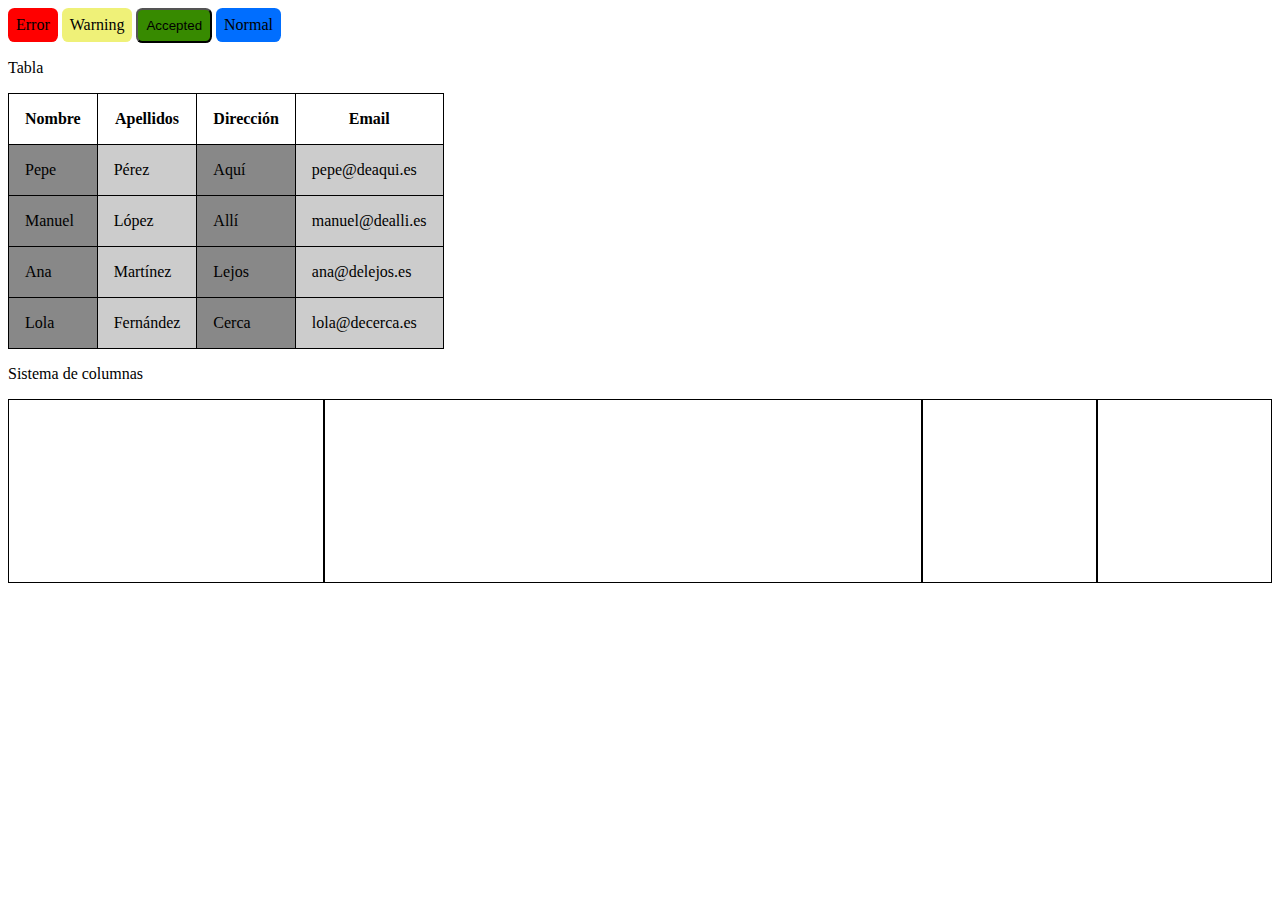
<file: Ejercicio2/index.html>
<!DOCTYPE html>
<html lang="en">
<head>
    <meta charset="UTF-8">
    <meta name="viewport" content="width=device-width, initial-scale=1.0">
    <meta http-equiv="X-UA-Compatible" content="ie=edge">
    <title>Ejercicio 7 / Estructuras de control y funciones</title>
    <link rel="stylesheet" type="text/css" href="css/styles.css" />
</head>
<body>
        <span class="btn btn-error">Error</span>
        <a class="btn btn-warning">Warning</a>
        <!-- Esto no funcionaria si no reseteo los estilos que ponen los navegadores-->
        <input type="button" class="btn btn-accepted" value="Accepted" />
        <div class="btn btn-normal">Normal</div>

        <p>Tabla</p>
        <table>
            <thead>
                <tr>
                    <th>Nombre</th>
                    <th>Apellidos</th>
                    <th>Dirección</th>
                    <th>Email</th>
                </tr>                
            </thead>
            <tbody>
                <tr>
                    <td>Pepe</td>
                    <td>Pérez</td>
                    <td>Aquí</td>
                    <td>pepe@deaqui.es</td>
                </tr>        <tr>
                    <td>Manuel</td>
                    <td>López</td>
                    <td>Allí</td>
                    <td>manuel@dealli.es</td>
                </tr>                <tr>
                    <td>Ana</td>
                    <td>Martínez</td>
                    <td>Lejos</td>
                    <td>ana@delejos.es</td>
                </tr>                <tr>
                    <td>Lola</td>
                    <td>Fernández</td>
                    <td>Cerca</td>
                    <td>lola@decerca.es</td>
                </tr>                        
            </tbody>
        </table>

        <p>Sistema de columnas</p>
        
        <section class="row">
            <div class="col-2"></div>
            <div class="col-4"></div>
            <div class="col-1"></div>
            <div class="col-1"></div>
        </section>
</body>
</html>
</file>
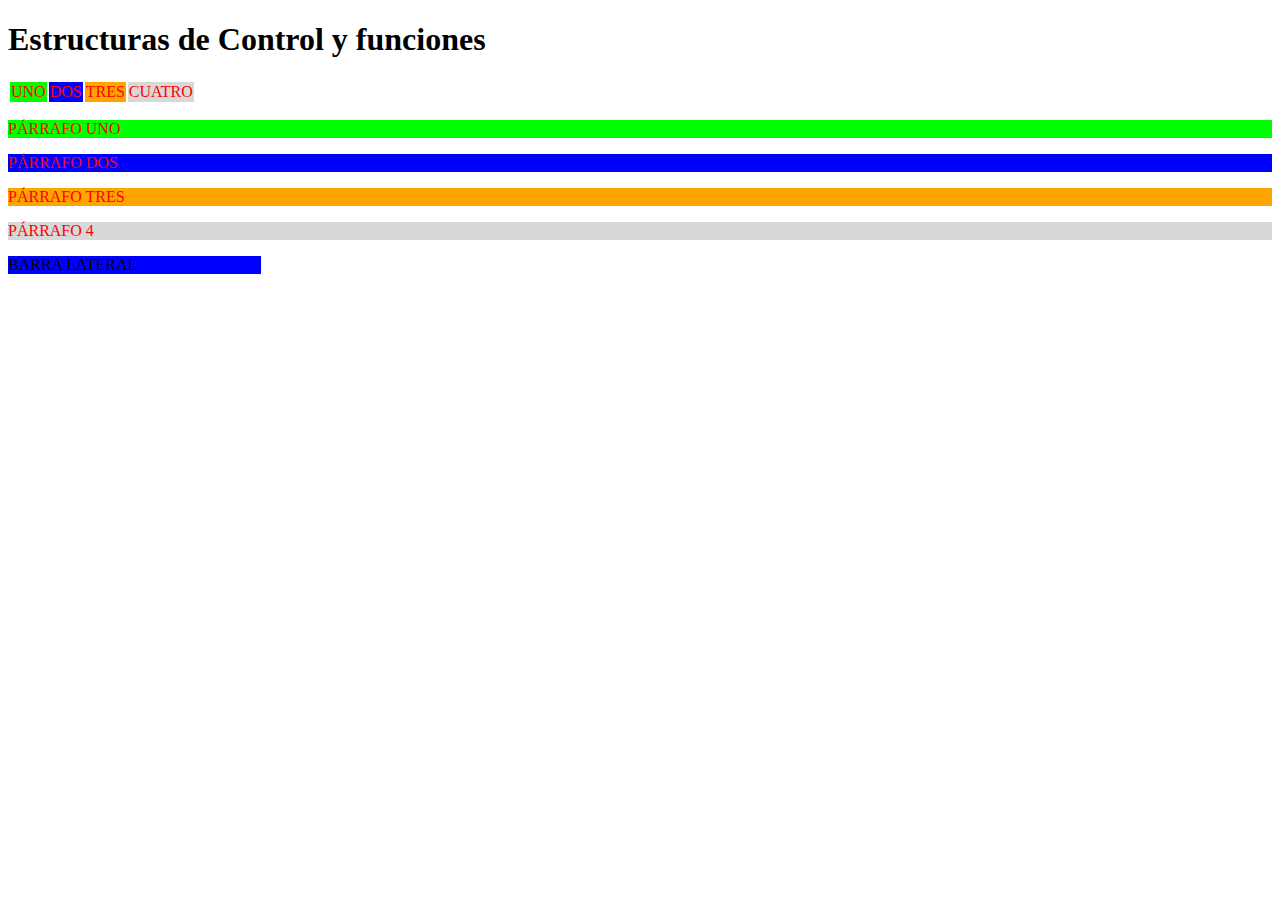
<file: Estructuras_de_Control_y_Funciones/index.html>
<!DOCTYPE html>
<html lang="en">
  <head>
    <meta charset="UTF-8" />
    <meta name="viewport" content="width=device-width, initial-scale=1.0" />
    <meta http-equiv="X-UA-Compatible" content="ie=edge" />
    <title>Estructuras de Control y Funciones</title>
    <link rel="stylesheet" href="css/styles.css" />
  </head>
  <body>
    <header>
      <h1>Estructuras de Control y funciones</h1>
    </header>
    <table>
      <tbody>
        <tr>
          <td>UNO</td>
          <td>DOS</td>
          <td>TRES</td>
          <td>CUATRO</td>
        </tr>
      </tbody>
    </table>

    <p>PÁRRAFO UNO</p>
    <p>PÁRRAFO DOS</p>
    <p>PÁRRAFO TRES</p>
    <p>PÁRRAFO 4</p>
    <section class="sidebar">
      BARRA LATERAL
    </section>
  </body>
</html>
</file>
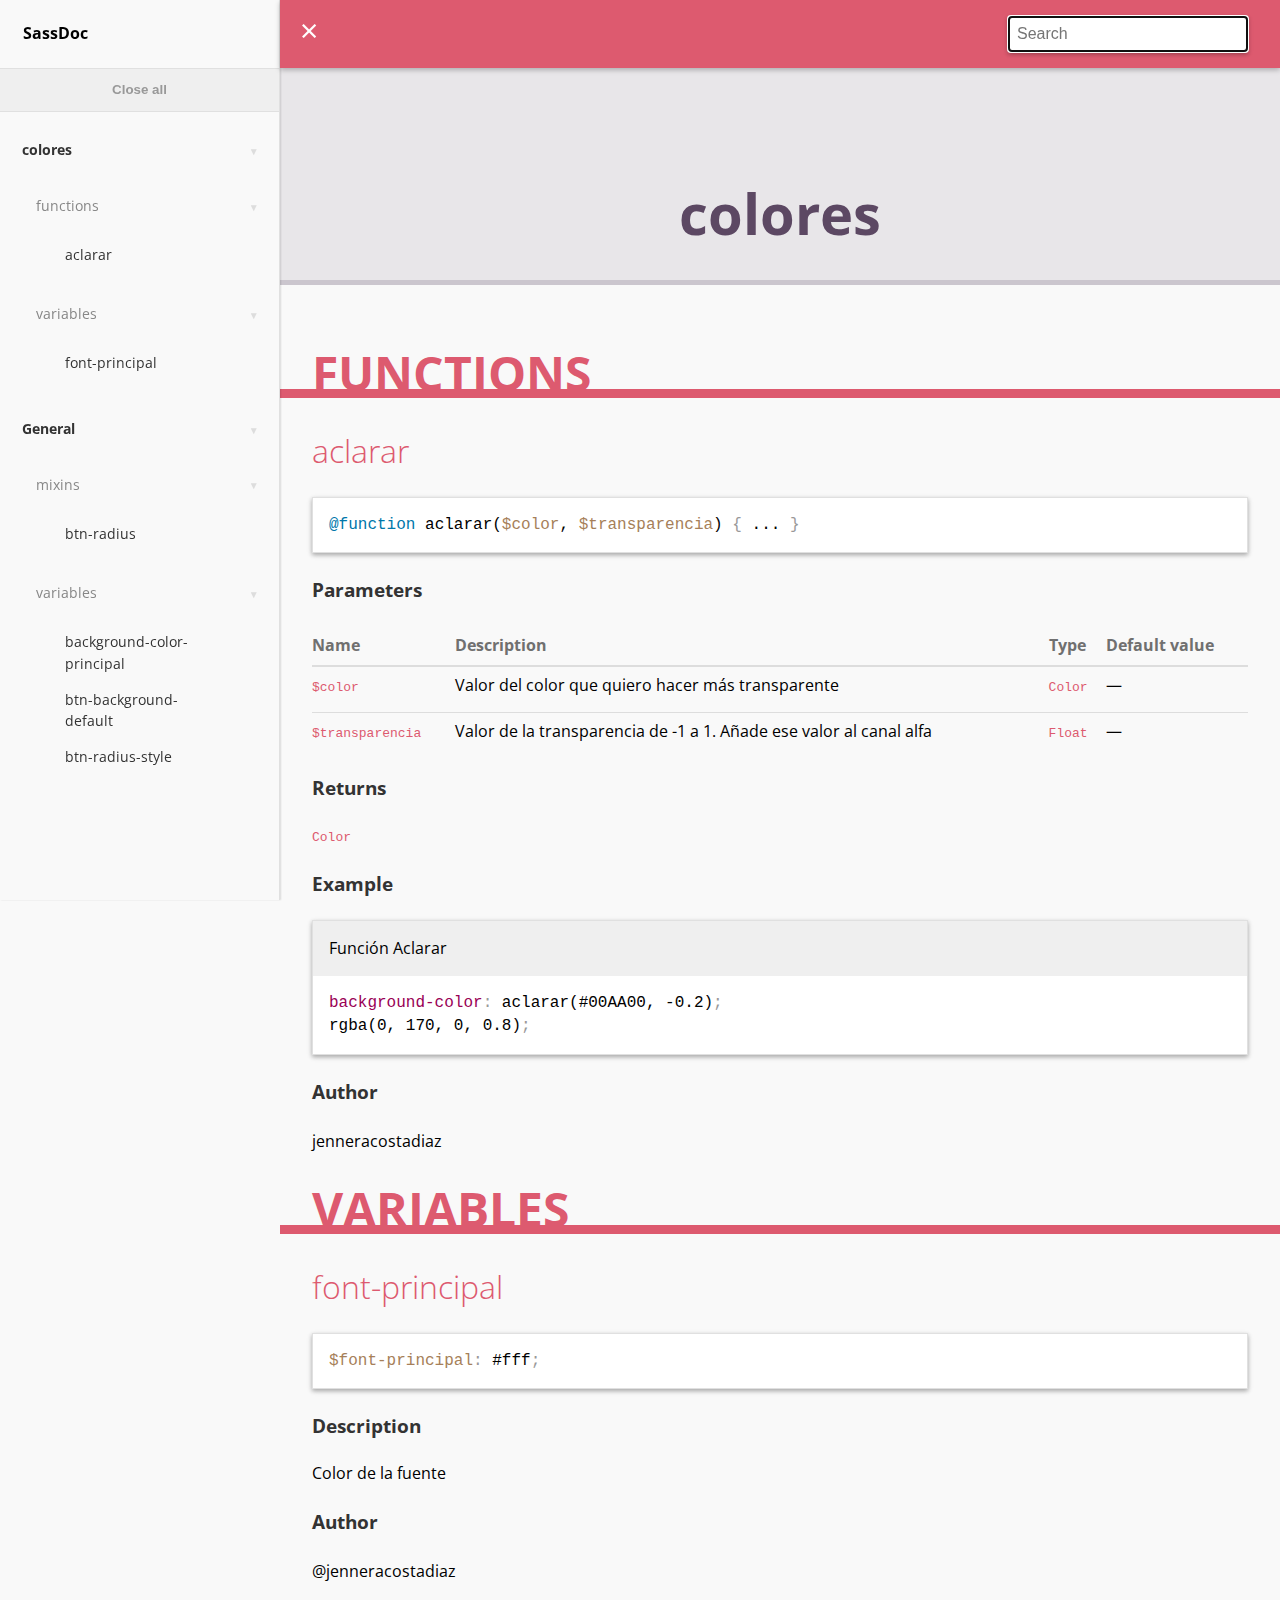
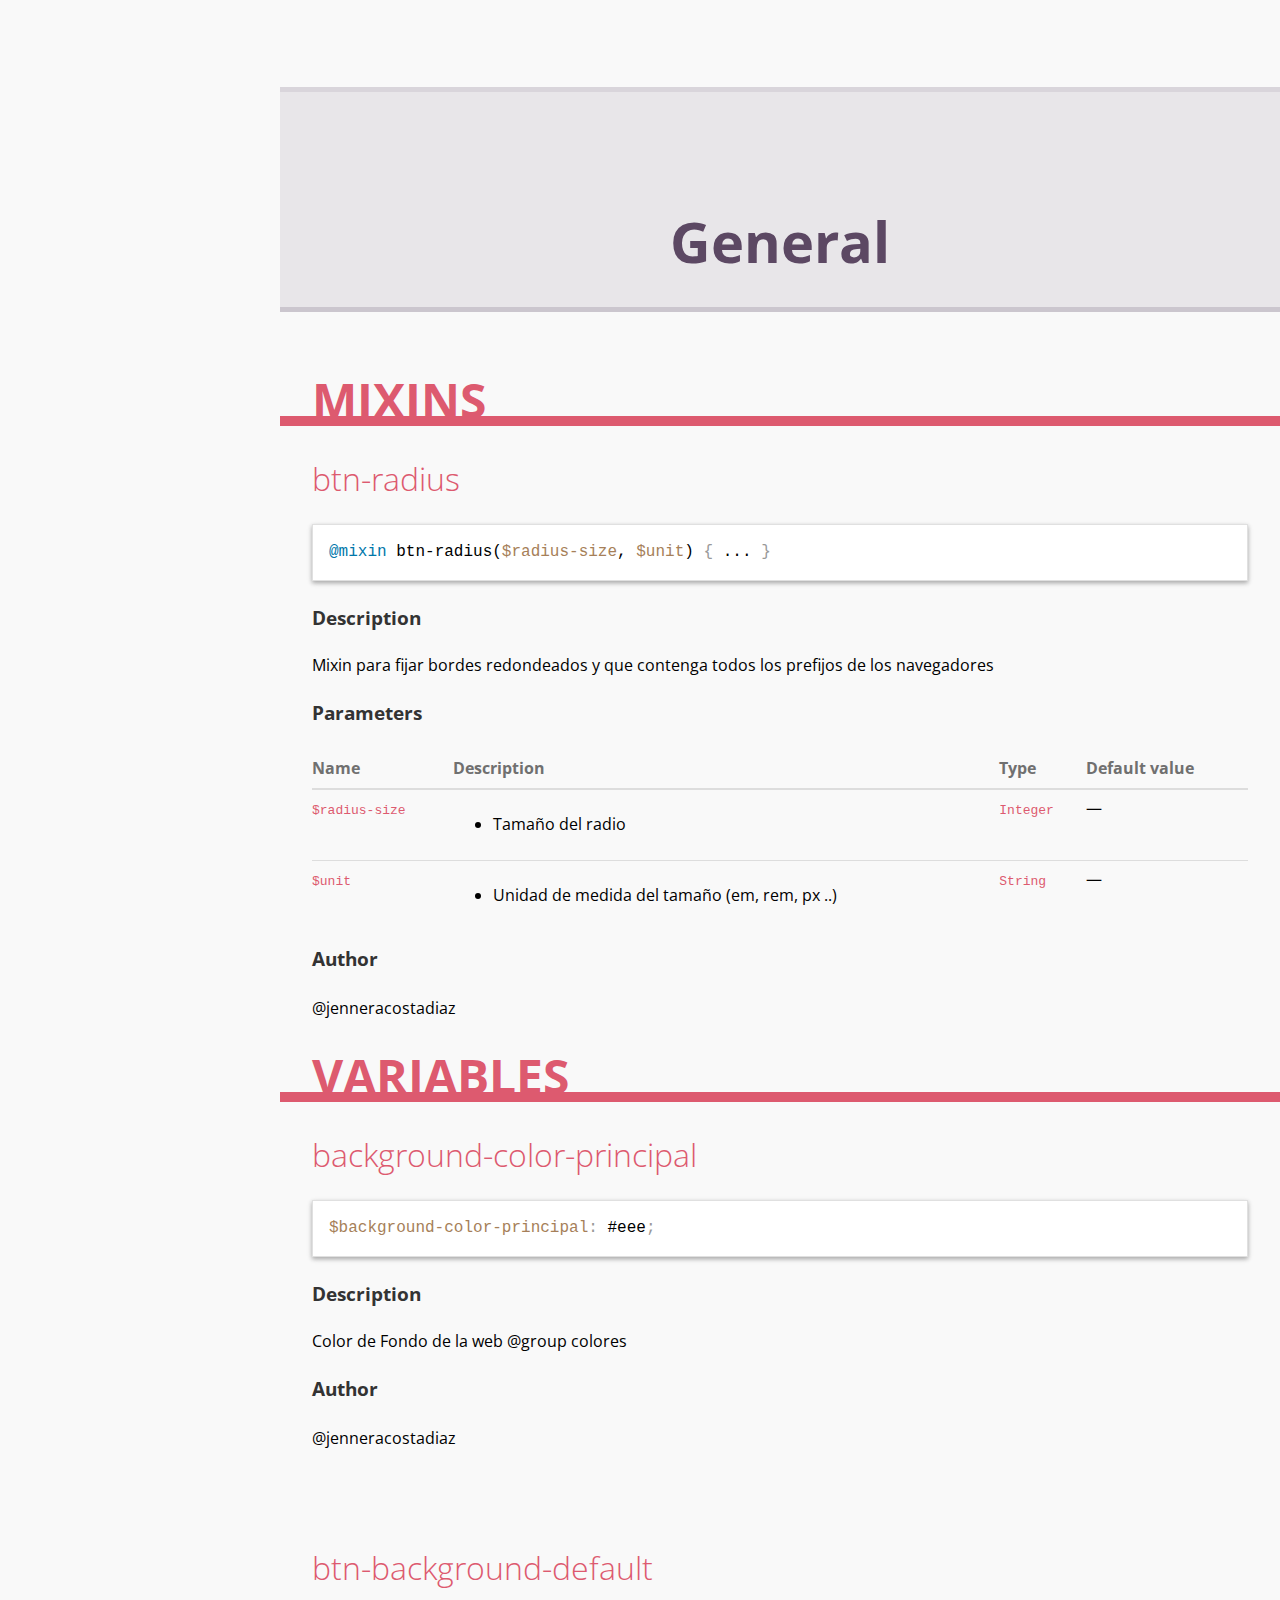
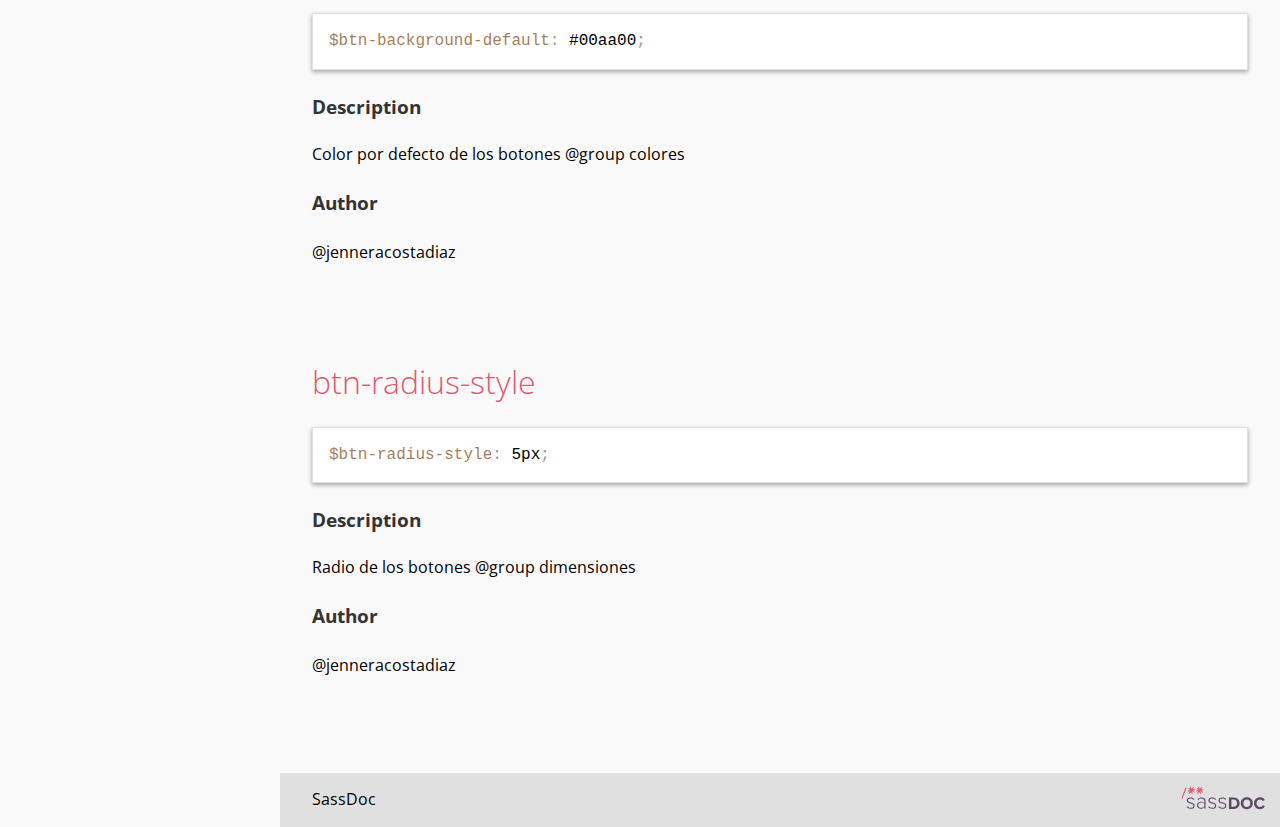
<file: Documentado/sassdoc/index.html>
<!doctype html><html lang="en"><head><meta charset="utf-8"><title>SassDoc</title><link rel="stylesheet" href="assets/css/main.css"><link href="https://fonts.googleapis.com/css?family=Open+Sans:400,500,700" rel="stylesheet" type="text/css"><meta name="viewport" content="width=device-width"><meta content="IE=edge, chrome=1" http-equiv="X-UA-Compatible"><!-- Open Graph tags --><meta property="og:title" content="SassDoc - SassDoc"><meta property="og:type" content="website"><meta property="og:description" content="Release the docs!"><!-- Thanks to Sass-lang.com for the icons --><link href="assets/images/favicon.png" rel="shortcut icon"></head><body><aside class="sidebar" role="nav"><div class="sidebar__header"><h1 class="sidebar__title">SassDoc</h1></div><div class="sidebar__body"><button type="button" class="btn-toggle js-btn-toggle" data-alt="Open all">Close all</button><p class="sidebar__item sidebar__item--heading" data-slug="colores"><a href="#colores">colores</a></p><div><p class="sidebar__item sidebar__item--sub-heading" data-slug="colores-function"><a href="#colores-function">functions</a></p><ul class="list-unstyled"><li class="sidebar__item sassdoc__item" data-group="colores" data-name="aclarar" data-type="function"><a href="#colores-function-aclarar">aclarar</a></li></ul><p class="sidebar__item sidebar__item--sub-heading" data-slug="colores-variable"><a href="#colores-variable">variables</a></p><ul class="list-unstyled"><li class="sidebar__item sassdoc__item" data-group="colores" data-name="font-principal" data-type="variable"><a href="#colores-variable-font-principal">font-principal</a></li></ul></div><p class="sidebar__item sidebar__item--heading" data-slug="undefined"><a href="#undefined">General</a></p><div><p class="sidebar__item sidebar__item--sub-heading" data-slug="undefined-mixin"><a href="#undefined-mixin">mixins</a></p><ul class="list-unstyled"><li class="sidebar__item sassdoc__item" data-group="undefined" data-name="btn-radius" data-type="mixin"><a href="#undefined-mixin-btn-radius">btn-radius</a></li></ul><p class="sidebar__item sidebar__item--sub-heading" data-slug="undefined-variable"><a href="#undefined-variable">variables</a></p><ul class="list-unstyled"><li class="sidebar__item sassdoc__item" data-group="undefined" data-name="background-color-principal" data-type="variable"><a href="#undefined-variable-background-color-principal">background-color-principal</a></li><li class="sidebar__item sassdoc__item" data-group="undefined" data-name="btn-background-default" data-type="variable"><a href="#undefined-variable-btn-background-default">btn-background-default</a></li><li class="sidebar__item sassdoc__item" data-group="undefined" data-name="btn-radius-style" data-type="variable"><a href="#undefined-variable-btn-radius-style">btn-radius-style</a></li></ul></div></div></aside><article class="main" role="main"><header class="header" role="banner"><div class="container"><div class="sassdoc__searchbar searchbar"><label for="js-search-input" class="visually-hidden">Search</label><div class="searchbar__form" id="js-search"><input name="search" type="search" class="searchbar__field" autocomplete="off" autofocus id="js-search-input" placeholder="Search"><ul class="searchbar__suggestions" id="js-search-suggestions"></ul></div></div></div></header><section class="main__section"><h1 class="main__heading" id="colores"><div class="container">colores</div></h1><section class="main__sub-section" id="colores-function"><h2 class="main__heading--secondary"><div class="container">functions</div></h2><section class="main__item container item" id="colores-function-aclarar"><h3 class="item__heading"><a class="item__name" href="#function-aclarar">aclarar</a></h3><div class="item__code-wrapper"><pre class="item__code item__code--togglable language-scss" data-current-state="collapsed" data-expanded="@function aclarar($color, $transparencia) { 
    @return adjust-color($color, $alpha: $transparencia);
 }" data-collapsed="@function aclarar($color, $transparencia) { ... }"><code>@function aclarar($color, $transparencia) { ... }</code></pre></div><h3 class="item__sub-heading">Parameters</h3><table class="item__parameters"><thead><tr><th scope="col"><span class="visually-hidden">parameter </span>Name</th><th scope="col"><span class="visually-hidden">parameter </span>Description</th><th scope="col"><span class="visually-hidden">parameter </span>Type</th><th scope="col"><span class="visually-hidden">parameter </span>Default value</th></tr></thead><tbody><tr class="item__parameter"><th scope="row" data-label="name"><code>$color</code></th><td data-label="desc"><p>Valor del color que quiero hacer más transparente</p></td><td data-label="type"><code>Color</code></td><td data-label="default">&mdash;<span class="visually-hidden"> none</span></td></tr><tr class="item__parameter"><th scope="row" data-label="name"><code>$transparencia</code></th><td data-label="desc"><p>Valor de la transparencia de -1 a 1. Añade ese valor al canal alfa</p></td><td data-label="type"><code>Float</code></td><td data-label="default">&mdash;<span class="visually-hidden"> none</span></td></tr></tbody></table><h3 class="item__sub-heading">Returns</h3><div class="item__description item__description--inline"><code>Color</code></div><h3 class="item__sub-heading">Example</h3><div class="item__example example"><div class="example__description"><p>Función Aclarar</p></div><pre class="example__code language-scss"><code>background-color: aclarar(#00AA00, -0.2);
rgba(0, 170, 0, 0.8);</code></pre></div><h3 class="item__sub-heading">Author</h3><ul class="list-unstyled"><li><p>jenneracostadiaz</p></li></ul></section></section><section class="main__sub-section" id="colores-variable"><h2 class="main__heading--secondary"><div class="container">variables</div></h2><section class="main__item container item" id="colores-variable-font-principal"><h3 class="item__heading"><a class="item__name" href="#variable-font-principal">font-principal</a></h3><div class="item__code-wrapper"><pre class="item__code language-scss"><code>$font-principal: #fff;</code></pre></div><h3 class="item__sub-heading">Description</h3><div class="item__description"><p>Color de la fuente</p></div><h3 class="item__sub-heading">Author</h3><ul class="list-unstyled"><li><p>@jenneracostadiaz</p></li></ul></section></section></section><section class="main__section"><h1 class="main__heading" id="undefined"><div class="container">General</div></h1><section class="main__sub-section" id="undefined-mixin"><h2 class="main__heading--secondary"><div class="container">mixins</div></h2><section class="main__item container item" id="undefined-mixin-btn-radius"><h3 class="item__heading"><a class="item__name" href="#mixin-btn-radius">btn-radius</a></h3><div class="item__code-wrapper"><pre class="item__code item__code--togglable language-scss" data-current-state="collapsed" data-expanded="@mixin btn-radius($radius-size, $unit) { 
    -moz-border-radius: #{$radius-size}#{$unit};
    -webkit-border-radius: #{$radius-size}#{$unit};
    border-radius: #{$radius-size}#{$unit};
 }" data-collapsed="@mixin btn-radius($radius-size, $unit) { ... }"><code>@mixin btn-radius($radius-size, $unit) { ... }</code></pre></div><h3 class="item__sub-heading">Description</h3><div class="item__description"><p>Mixin para fijar bordes redondeados y que contenga todos los prefijos de los navegadores</p></div><h3 class="item__sub-heading">Parameters</h3><table class="item__parameters"><thead><tr><th scope="col"><span class="visually-hidden">parameter </span>Name</th><th scope="col"><span class="visually-hidden">parameter </span>Description</th><th scope="col"><span class="visually-hidden">parameter </span>Type</th><th scope="col"><span class="visually-hidden">parameter </span>Default value</th></tr></thead><tbody><tr class="item__parameter"><th scope="row" data-label="name"><code>$radius-size</code></th><td data-label="desc"><ul><li>Tamaño del radio</li></ul></td><td data-label="type"><code>Integer</code></td><td data-label="default">&mdash;<span class="visually-hidden"> none</span></td></tr><tr class="item__parameter"><th scope="row" data-label="name"><code>$unit</code></th><td data-label="desc"><ul><li>Unidad de medida del tamaño (em, rem, px ..)</li></ul></td><td data-label="type"><code>String</code></td><td data-label="default">&mdash;<span class="visually-hidden"> none</span></td></tr></tbody></table><h3 class="item__sub-heading">Author</h3><ul class="list-unstyled"><li><p>@jenneracostadiaz</p></li></ul></section></section><section class="main__sub-section" id="undefined-variable"><h2 class="main__heading--secondary"><div class="container">variables</div></h2><section class="main__item container item" id="undefined-variable-background-color-principal"><h3 class="item__heading"><a class="item__name" href="#variable-background-color-principal">background-color-principal</a></h3><div class="item__code-wrapper"><pre class="item__code language-scss"><code>$background-color-principal: #eee;</code></pre></div><h3 class="item__sub-heading">Description</h3><div class="item__description"><p>Color de Fondo de la web @group colores</p></div><h3 class="item__sub-heading">Author</h3><ul class="list-unstyled"><li><p>@jenneracostadiaz</p></li></ul></section><section class="main__item container item" id="undefined-variable-btn-background-default"><h3 class="item__heading"><a class="item__name" href="#variable-btn-background-default">btn-background-default</a></h3><div class="item__code-wrapper"><pre class="item__code language-scss"><code>$btn-background-default: #00aa00;</code></pre></div><h3 class="item__sub-heading">Description</h3><div class="item__description"><p>Color por defecto de los botones @group colores</p></div><h3 class="item__sub-heading">Author</h3><ul class="list-unstyled"><li><p>@jenneracostadiaz</p></li></ul></section><section class="main__item container item" id="undefined-variable-btn-radius-style"><h3 class="item__heading"><a class="item__name" href="#variable-btn-radius-style">btn-radius-style</a></h3><div class="item__code-wrapper"><pre class="item__code language-scss"><code>$btn-radius-style: 5px;</code></pre></div><h3 class="item__sub-heading">Description</h3><div class="item__description"><p>Radio de los botones @group dimensiones</p></div><h3 class="item__sub-heading">Author</h3><ul class="list-unstyled"><li><p>@jenneracostadiaz</p></li></ul></section></section></section><footer class="footer" role="contentinfo"><div class="container"><div class="footer__project-info project-info"><!-- Name and URL --> <span class="project-info__name">SassDoc</span><!-- Version --><!-- License --></div><a class="footer__watermark" href="http://sassdoc.com"><img src="assets/images/logo_light_inline.svg" alt="SassDoc Logo"></a></div></footer></article><script src="https://ajax.googleapis.com/ajax/libs/jquery/2.1.1/jquery.min.js"></script><script>window.jQuery || document.write('<script src="assets/js/vendor/jquery.min.js"><\/script>')</script><script src="assets/js/main.min.js"></script></body></html>
</file>
<file: Ejercicio2/css/styles.css>
.btn {
  display: inline-block;
  text-align: center;
  text-decoration: none;
  border-radius: 0.4rem;
  padding: 0.5rem;
}
.btn:hover {
  box-shadow: 0.2rem 0.2rem #888;
}
.btn:active {
  background-color: orange;
  color: white;
}

.btn-error {
  background-color: #ff0000;
}

.btn-warning {
  background-color: #eff178;
}

.btn-accepted {
  background-color: #378a00;
}

.btn-normal {
  background-color: #006eff;
}

table {
  border-collapse: collapse;
}

th,
td {
  border: 1px solid black;
  padding: 1rem;
}

tbody tr td:nth-child(1) {
  background-color: #888888;
}

tbody tr td:nth-child(2) {
  background-color: #cccccc;
}

tbody tr td:nth-child(3) {
  background-color: #888888;
}

tbody tr td:nth-child(4) {
  background-color: #cccccc;
}

tbody tr td:nth-child(5) {
  background-color: #888888;
}

tbody tr td:nth-child(6) {
  background-color: #cccccc;
}

tbody tr td:nth-child(7) {
  background-color: #888888;
}

tbody tr td:nth-child(8) {
  background-color: #cccccc;
}

tbody tr td:nth-child(9) {
  background-color: #888888;
}

.row {
  display: flex;
  flex-direction: row;
}

.row > * {
  border: 1px solid black;
  height: 150px;
}

.row > .col-1 {
  padding: 1rem;
  width: 12.5%;
}

.row > .col-2 {
  padding: 1rem;
  width: 25%;
}

.row > .col-3 {
  padding: 1rem;
  width: 37.5%;
}

.row > .col-4 {
  padding: 1rem;
  width: 50%;
}

.row > .col-5 {
  padding: 1rem;
  width: 62.5%;
}

.row > .col-6 {
  padding: 1rem;
  width: 75%;
}

.row > .col-7 {
  padding: 1rem;
  width: 87.5%;
}

.row > .col-8 {
  padding: 1rem;
  width: 100%;
}

/*# sourceMappingURL=styles.css.map */
</file>
<file: Estructuras_de_Control_y_Funciones/css/styles.css>
header {
  background-color: #fff;
  color: #000;
}

td:nth-child(1) {
  color: #f00;
  background-color: #0f0;
}

td:nth-child(2) {
  color: #f00;
  background-color: #00f;
}

td:nth-child(3) {
  color: #f00;
  background-color: orange;
}

td:nth-child(4) {
  color: #f00;
  background-color: #d8d8d8;
}

p:nth-of-type(1) {
  color: #f00;
  background-color: #0f0;
}

p:nth-of-type(2) {
  color: #f00;
  background-color: #00f;
}

p:nth-of-type(3) {
  color: #f00;
  background-color: orange;
}

p:nth-of-type(4) {
  color: #f00;
  background-color: #d8d8d8;
}

.profile-pepe {
  background: image-url("img/pepe.png") no repeat;
}

.profile-lola {
  background: image-url("img/lola.png") no repeat;
}

.profile-manuel {
  background: image-url("img/manuel.png") no repeat;
}

.perfil-pepe {
  background: image-url("img/pepe.png") no repeat;
}

.perfil-lola {
  background: image-url("img/lola.png") no repeat;
}

.perfil-manuel {
  background: image-url("img/manuel.png") no repeat;
}

.sidebar {
  background-color: #00f;
  width: 20%;
}

/*# sourceMappingURL=styles.css.map */
</file>
<file: Documentado/sassdoc/assets/css/main.css>
.container:after,.header:after,.searchbar:after{content:"";display:table;clear:both}.visually-hidden{width:1px;height:1px;position:absolute;padding:0;margin:-1px;overflow:hidden;clip:rect(0 0 0 0);border:0}.sidebar__title{text-overflow:ellipsis;overflow:hidden;white-space:nowrap}code[class*='language-'],pre[class*='language-']{color:black;text-shadow:0 1px white;font-family:Consolas, Monaco, 'Andale Mono', monospace;direction:ltr;text-align:left;white-space:pre;word-spacing:normal;word-break:normal;-moz-tab-size:4;-o-tab-size:4;tab-size:4;-webkit-hyphens:none;-moz-hyphens:none;-ms-hyphens:none;hyphens:none}pre[class*='language-']::-moz-selection,pre[class*='language-'] ::-moz-selection,code[class*='language-']::-moz-selection,code[class*='language-'] ::-moz-selection{text-shadow:none;background:#b3d4fc}pre[class*='language-']::selection,pre[class*='language-'] ::selection,code[class*='language-']::selection,code[class*='language-'] ::selection{text-shadow:none;background:#b3d4fc}@media print{code[class*='language-'],pre[class*='language-']{text-shadow:none}}pre[class*='language-']{padding:1em;margin:.5em 0;overflow:auto}:not(pre)>code[class*='language-'],pre[class*='language-']{background:white}:not(pre)>code[class*='language-']{padding:.1em;border-radius:.3em}.token.comment,.token.prolog,.token.doctype,.token.cdata{color:slategray}.token.punctuation{color:#999}.namespace{opacity:.7}.token.property,.token.tag,.token.boolean,.token.number,.token.constant,.token.symbol{color:#905}.token.selector,.token.attr-name,.token.string,.token.builtin{color:#690}.token.operator,.token.entity,.token.url,.language-css .token.string,.style .token.string,.token.variable{color:#a67f59;background:rgba(255,255,255,0.5)}.token.atrule,.token.attr-value,.token.keyword{color:#07a}.token.regex,.token.important{color:#e90}.token.important{font-weight:bold}.token.entity{cursor:help}html{-webkit-box-sizing:border-box;-moz-box-sizing:border-box;box-sizing:border-box}*,*::after,*::before{-webkit-box-sizing:inherit;-moz-box-sizing:inherit;box-sizing:inherit}body{font:1em/1.35 "Open Sans","Helvetica Neue Light","Helvetica Neue","Helvetica","Arial",sans-serif;overflow:auto;margin:0}a{transition:0.15s;text-decoration:none;color:#dd5a6f}a:hover,a:hover code{color:#333}table p{margin:0 0 .5rem}:not(pre)>code{color:#dd5a6f;white-space:nowrap;font-weight:normal}@media (max-width: 800px){table,tbody,tr,td,th{display:block}thead{width:1px;height:1px;position:absolute;padding:0;margin:-1px;overflow:hidden;clip:rect(0 0 0 0);border:0}tr{padding-bottom:1em;margin-bottom:1em;border-bottom:2px solid #ddd}td::before,th::before{content:attr(data-label) ": ";text-transform:capitalize;font-weight:bold}td p,th p{display:inline}}.layout-toggle{display:none}@media (min-width: 801px){.layout-toggle{position:absolute;top:8px;left:20px;font-size:2em;cursor:pointer;color:white;display:block}}@media (min-width: 801px){.sidebar-closed .sidebar{-webkit-transform:translateX(-280px);-ms-transform:translateX(-280px);transform:translateX(-280px)}.sidebar-closed .main{padding-left:0}.sidebar-closed .header{left:0}}.list-unstyled{padding-left:0;list-style:none;line-height:1.5;margin-top:0;margin-bottom:1.5rem}.list-inline li{display:inline-block}.container{max-width:100%;width:1170px;margin:0 auto;padding:0 2rem}.relative{position:relative}.clear{clear:both}.header{position:fixed;top:0;right:0;left:280px;box-shadow:0 2px 5px rgba(0,0,0,0.26);padding:1em 0;background:#dd5a6f;color:#e0e0e0;z-index:4000}@media (max-width: 800px){.header{left:0}}@media (min-width: 801px){.header{transition:0.2s cubic-bezier(0.215, 0.61, 0.355, 1)}}.header__title{font-weight:500;text-align:center;margin:0 0 0.5em 0}.header__title a{color:#e0e0e0}@media (min-width: 801px){.header__title{float:left;font-size:1em;margin-top:.25em;margin-bottom:0}}.searchbar{display:inline-block;float:right}@media (max-width: 800px){.searchbar{display:block;float:none}}.searchbar__form{float:right;position:relative}@media (max-width: 800px){.searchbar__form{float:none}}@media (min-width: 801px){.searchbar__form{min-width:15em}}.searchbar__field{border:none;padding:0.5em;font-size:1em;margin:0;width:100%;box-shadow:0 1.5px 4px rgba(0,0,0,0.24),0 1.5px 6px rgba(0,0,0,0.12);border:1px solid #e0e0e0}.searchbar__suggestions{position:absolute;top:100%;right:0;left:0;box-shadow:0 1.5px 4px rgba(0,0,0,0.24),0 1.5px 6px rgba(0,0,0,0.12);border:1px solid #e0e0e0;background:white;padding:0;margin:0;list-style:none;z-index:2}.searchbar__suggestions:empty{display:none}.searchbar__suggestions .selected{background:#ddd}.searchbar__suggestions li{border-bottom:1px solid #e0e0e0}.searchbar__suggestions li:last-of-type{border:none}.searchbar__suggestions a{display:block;padding:0.5em;font-size:0.9em}.searchbar__suggestions a:hover,.searchbar__suggestions a:active,.searchbar__suggestions a:focus{background:#e0e0e0}.searchbar__suggestions code{margin-right:.5em}@media (min-width: 801px){.sidebar{position:fixed;top:0;bottom:0;left:0;overflow:auto;box-shadow:1px 0 1.5px rgba(0,0,0,0.12);width:280px;z-index:2;border-right:1px solid #e0e0e0;transition:0.2s cubic-bezier(0.215, 0.61, 0.355, 1)}}@media (max-width: 800px){.sidebar{margin-top:4em}}.sidebar__annotation{color:#5c4863}.sidebar__item{font-size:0.9em}.sidebar__item a{padding:0.5em 4.5em;display:block;text-decoration:none;color:#333}.sidebar__item:hover,.sidebar__item:active,.sidebar__item:focus{background:#e0e0e0}.sidebar__item.is-collapsed+*{display:none}.sidebar__item--heading{padding:1em 1.5em}.sidebar__item--heading a{font-weight:bold}.sidebar__item--sub-heading{padding:0.5em 2.5em}.sidebar__item--sub-heading a{color:#888}.sidebar__item--heading,.sidebar__item--sub-heading{position:relative}.sidebar__item--heading:after,.sidebar__item--sub-heading:after{position:absolute;top:50%;right:2em;content:'\25BC';margin-top:-0.5em;color:#ddd;font-size:0.7em}.sidebar__item--heading.is-collapsed:after,.sidebar__item--sub-heading.is-collapsed:after{content:'\25B6'}.sidebar__item--heading a,.sidebar__item--sub-heading a{padding:0;display:inline}.sidebar__description{color:#e0e0e0;padding-right:2em}.sidebar__header{border-bottom:1px solid #e0e0e0}.sidebar__title{font-size:1em;margin:0;padding:1.45em}.btn-toggle{background:#EFEFEF;border:none;border-bottom:1px solid #e0e0e0;display:block;padding:1em;width:100%;cursor:pointer;color:#999;font-weight:bold;margin:0;transition:0.15s ease-out}.btn-toggle:hover,.btn-toggle:active,.btn-toggle:focus{background:#DFDFDF}.main{background:#f9f9f9;position:relative}@media (min-width: 801px){.main{transition:0.2s cubic-bezier(0.215, 0.61, 0.355, 1);padding-left:280px;padding-top:4em;min-height:45em}}.main__section{margin-top:5em;border-top:5px solid rgba(92,72,99,0.2)}.header+.main__section{margin-top:0;border-top:none}.main__heading,.main__heading--secondary{padding:1em 0;margin-top:0}@media (min-width: 801px){.main__heading,.main__heading--secondary{padding:2em 0 0}}.main__heading{color:#5c4863;font-size:3.5em;text-align:center;border-bottom:5px solid rgba(92,72,99,0.2);padding-bottom:.5em;margin-bottom:1em;background:rgba(92,72,99,0.1)}.main__heading--secondary{font-size:3em;color:#dd5a6f;text-transform:uppercase;font-weight:bold;padding-top:0;margin-bottom:-3rem;position:relative}.main__heading--secondary .container{overflow:hidden;white-space:nowrap;text-overflow:ellipsis}.main__heading--secondary::before{content:'';position:absolute;left:0;right:0;bottom:0.15em;height:0.2em;background-color:#dd5a6f}.main__description{margin-bottom:1.5rem}.footer{background:#e0e0e0;padding:1em 0}.footer .container{position:relative}.footer__project-info{float:left}.footer__watermark{position:absolute;right:0;top:-0.7em}.footer__watermark img{display:block;max-width:7em}.project-info__name,.project-info__version,.project-info__license{display:inline-block}.project-info__version,.project-info__license{color:#555}.project-info__license{text-indent:-0.25em}.main__section{margin-bottom:4.5rem}.item__heading{color:#333;margin:4.5rem 0 1.5rem 0;position:relative;font-size:2em;font-weight:300;float:left}.item__name{color:#dd5a6f}.item__example{margin-bottom:1.5rem}.item__example,.item__code{box-shadow:0 1.5px 4px rgba(0,0,0,0.24),0 1.5px 6px rgba(0,0,0,0.12);border:1px solid #e0e0e0;word-wrap:break-word;line-height:1.42}.item__code{padding-right:7em;clear:both;cursor:pointer}.item__code--togglable::after{position:absolute;right:0;bottom:-2.5em;-ms-filter:"progid:DXImageTransform.Microsoft.Alpha(Opacity=0)";opacity:0;color:#c4c4c4;font-size:0.8em;transition:0.2s ease-out}.item__code--togglable:hover::after,.item__code--togglable:active::after,.item__code--togglable:focus::after{-ms-filter:"progid:DXImageTransform.Microsoft.Alpha(Opacity=100)";opacity:1}.item__code--togglable[data-current-state='expanded']::after{content:'Click to collapse.'}.item__code--togglable[data-current-state='collapsed']::after{content:'Click to expand.'}.example__description{padding:1em;background:#EFEFEF}.example__description p{margin:0}.example__code[class*='language-']{margin:0}.item__anchor{font-size:0.6em;color:#eeafb9}@media (min-width: 801px){.item__anchor{position:absolute;right:101%;bottom:.25em;-ms-filter:"progid:DXImageTransform.Microsoft.Alpha(Opacity=0)";opacity:0}.item:hover .item__anchor{-ms-filter:"progid:DXImageTransform.Microsoft.Alpha(Opacity=100)";opacity:1}}.item__deprecated{display:inline-block;overflow:hidden;margin-top:5.5em;margin-left:1em}.item__deprecated strong{float:left;color:#c00;text-transform:uppercase}.item__deprecated p{float:left;margin:0;padding-left:0.5em}.item__type{color:#ddd;text-transform:capitalize;font-size:0.75em}.item__alias,.item__aliased{color:#ddd;font-size:0.8em}.item__sub-heading{color:#333;margin-top:0;margin-bottom:1.5rem;font-size:1.2em}.item__parameters{width:100%;margin-bottom:1em;border-collapse:collapse}.item__parameters thead th{vertical-align:bottom;border-bottom:2px solid #ddd;border-top:none;text-align:left;color:#707070}.item__parameters tbody th{text-align:left}.item__parameters td,.item__parameters th{padding:0.5em 0.5em 0.5em 0;vertical-align:top}@media (min-width: 801px){tbody>.item__parameter:first-of-type>td{border-top:none}.item__parameters td,.item__parameters th{border-top:1px solid #ddd}}.item__access{text-transform:capitalize;color:#5c4863;font-size:0.8em}.item__since{float:right;padding-top:0.9em;color:#c4c4c4;margin-bottom:1em}.item__source-link{position:absolute;top:1px;right:1px;background:white;padding:1em;z-index:2;color:#c4c4c4}.item__cross-type{color:#4d4d4d;font-family:'Consolas', 'Monaco', 'Andale Mono', monospace;font-size:0.8em}.item__description{margin-bottom:1.5rem}li.item__description{margin-bottom:0}.item__description--inline>*{display:inline-block;margin:0}.item__code-wrapper{position:relative;clear:both;margin-bottom:1.5rem}.color-preview--inline{padding:2px 4px;border:1px solid rgba(0,0,0,0.1);border-radius:3px}.color-preview--block{width:2em;height:2em;position:absolute;top:140%;right:0;top:calc(100% + 20px);border:1px solid rgba(0,0,0,0.1);border-radius:3px}
</file>
